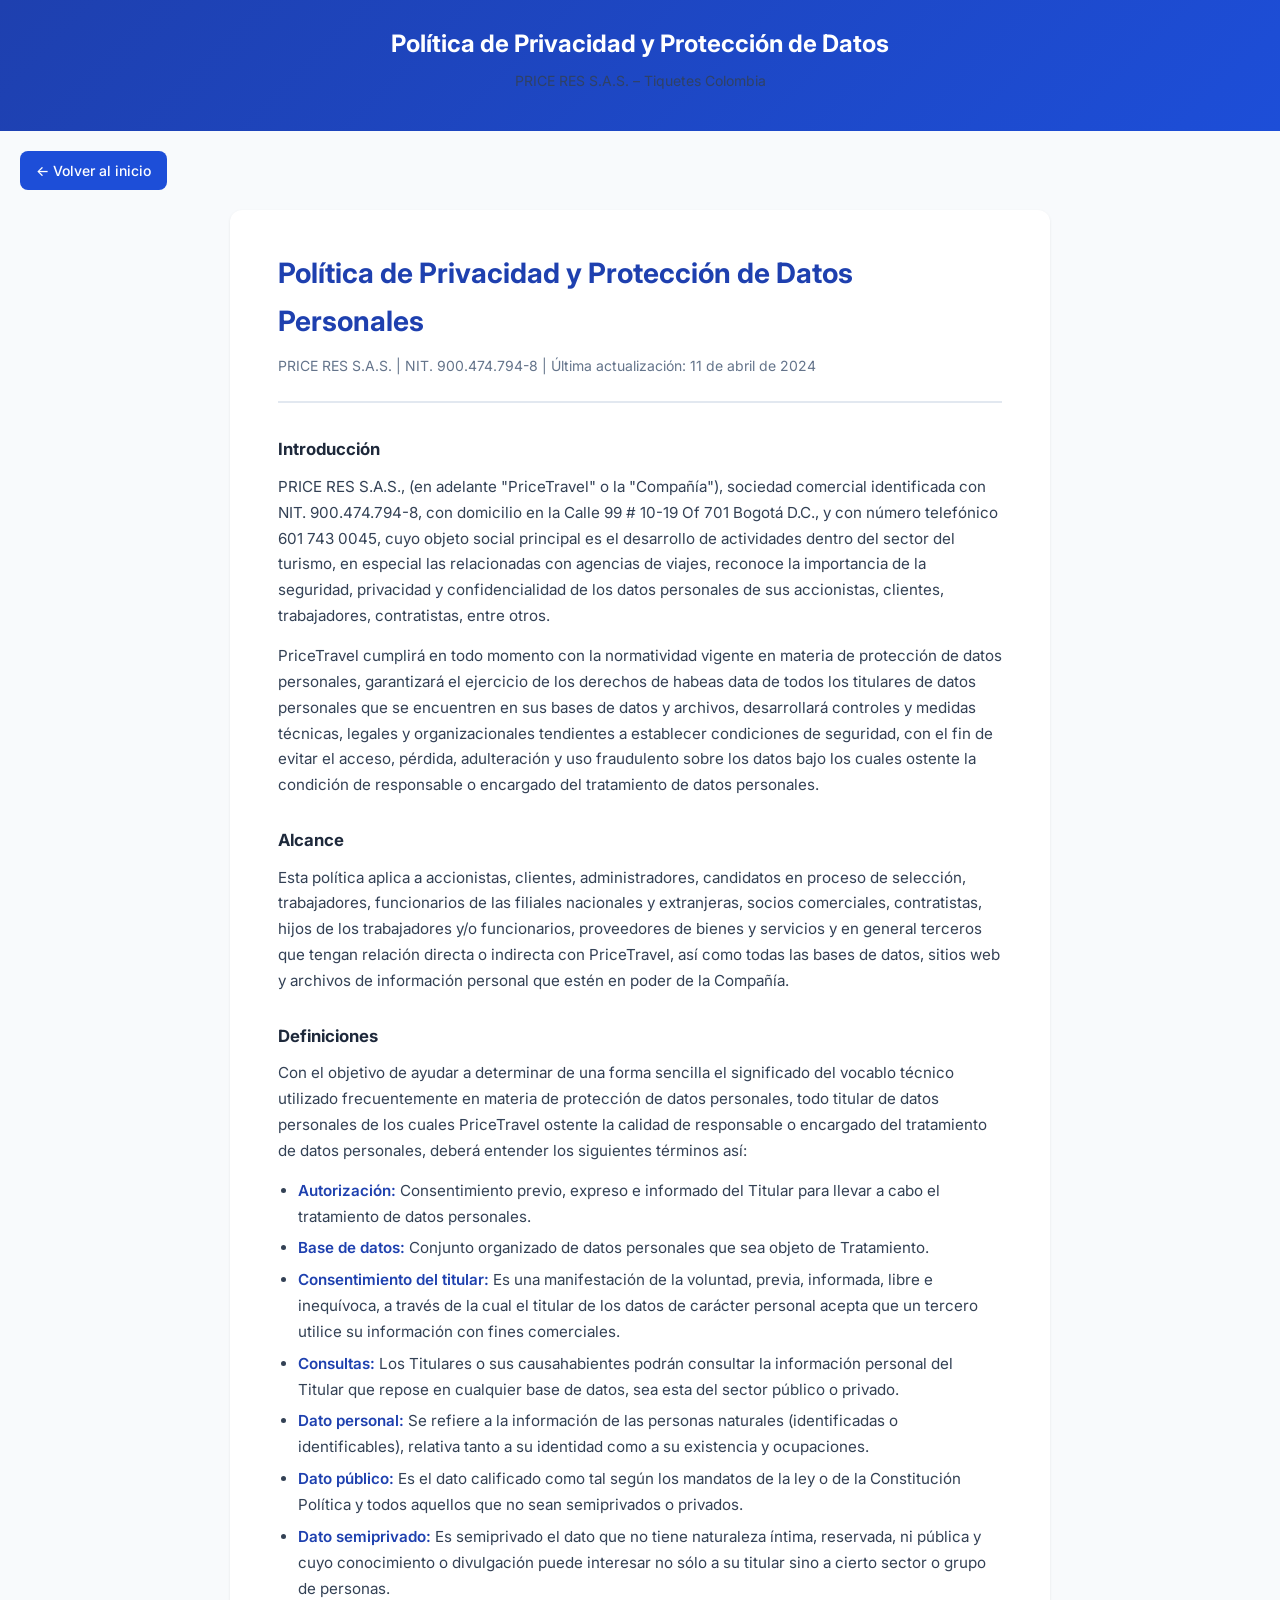
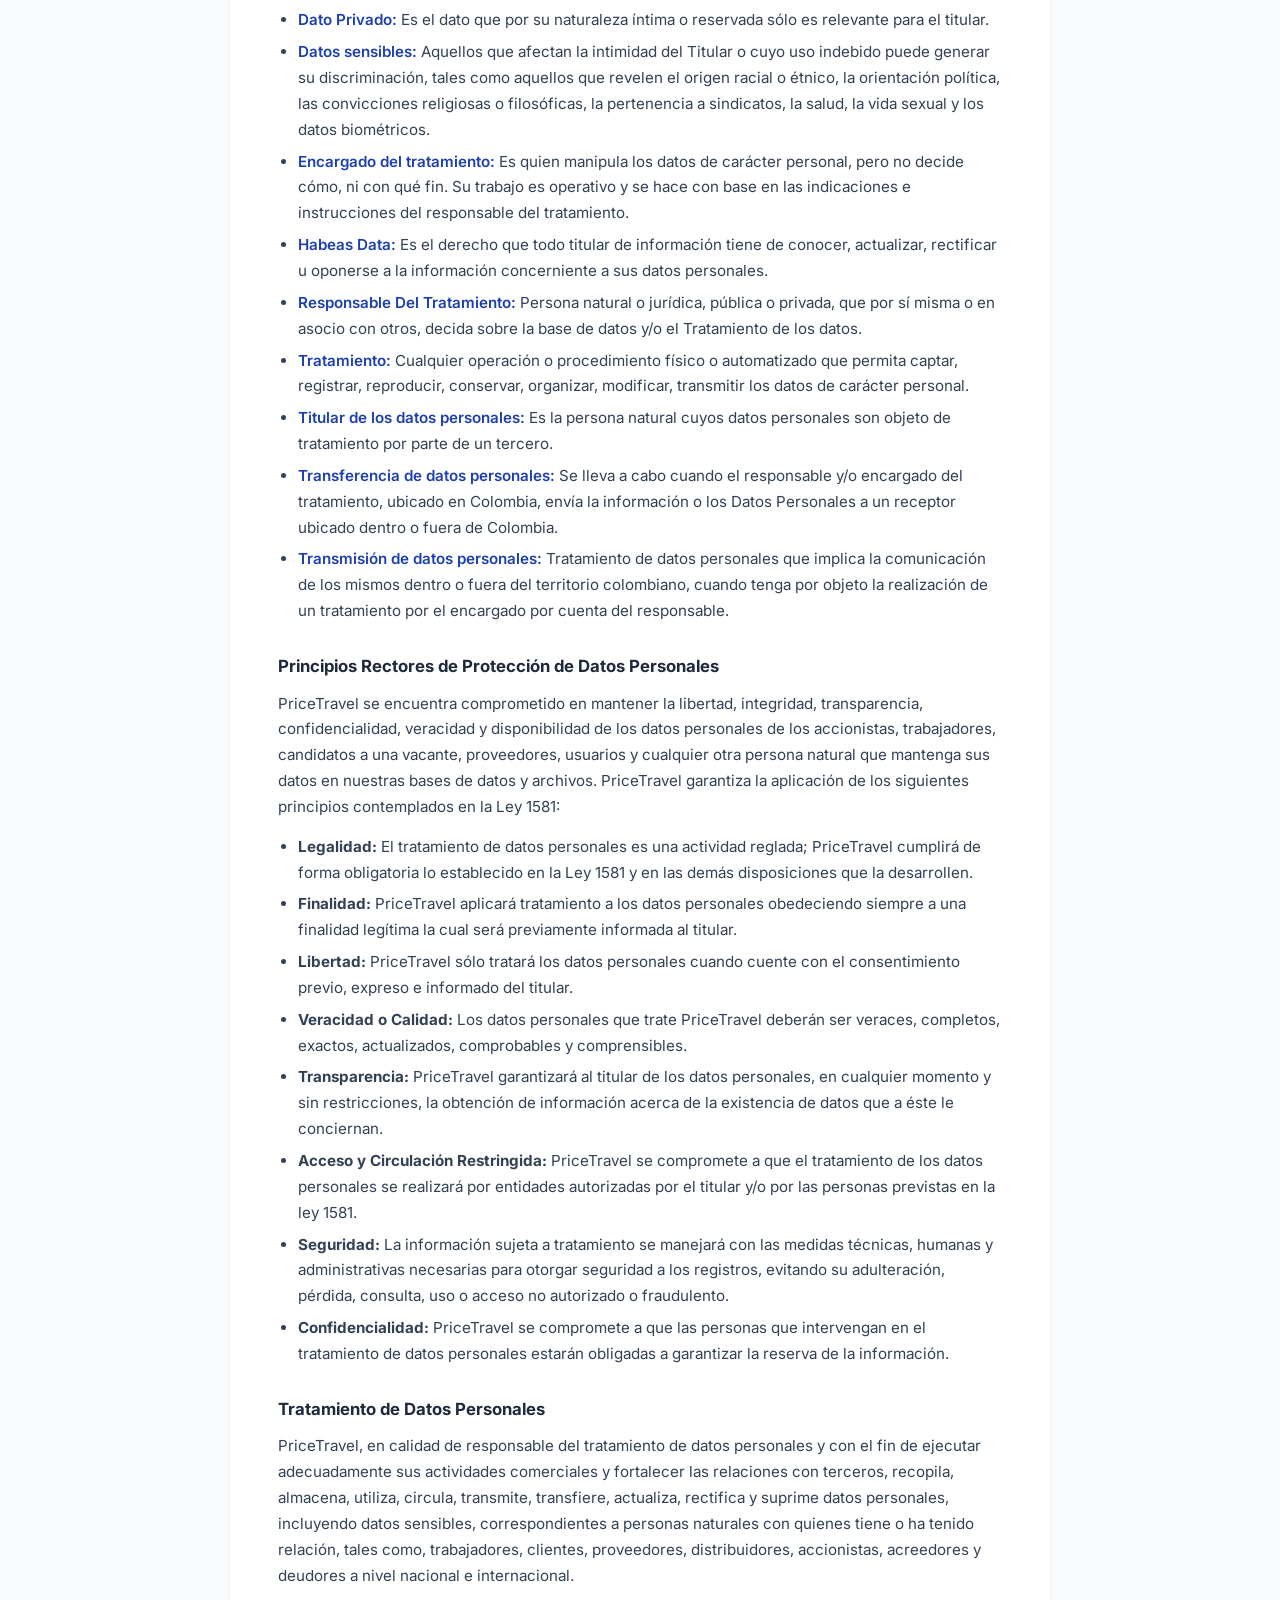
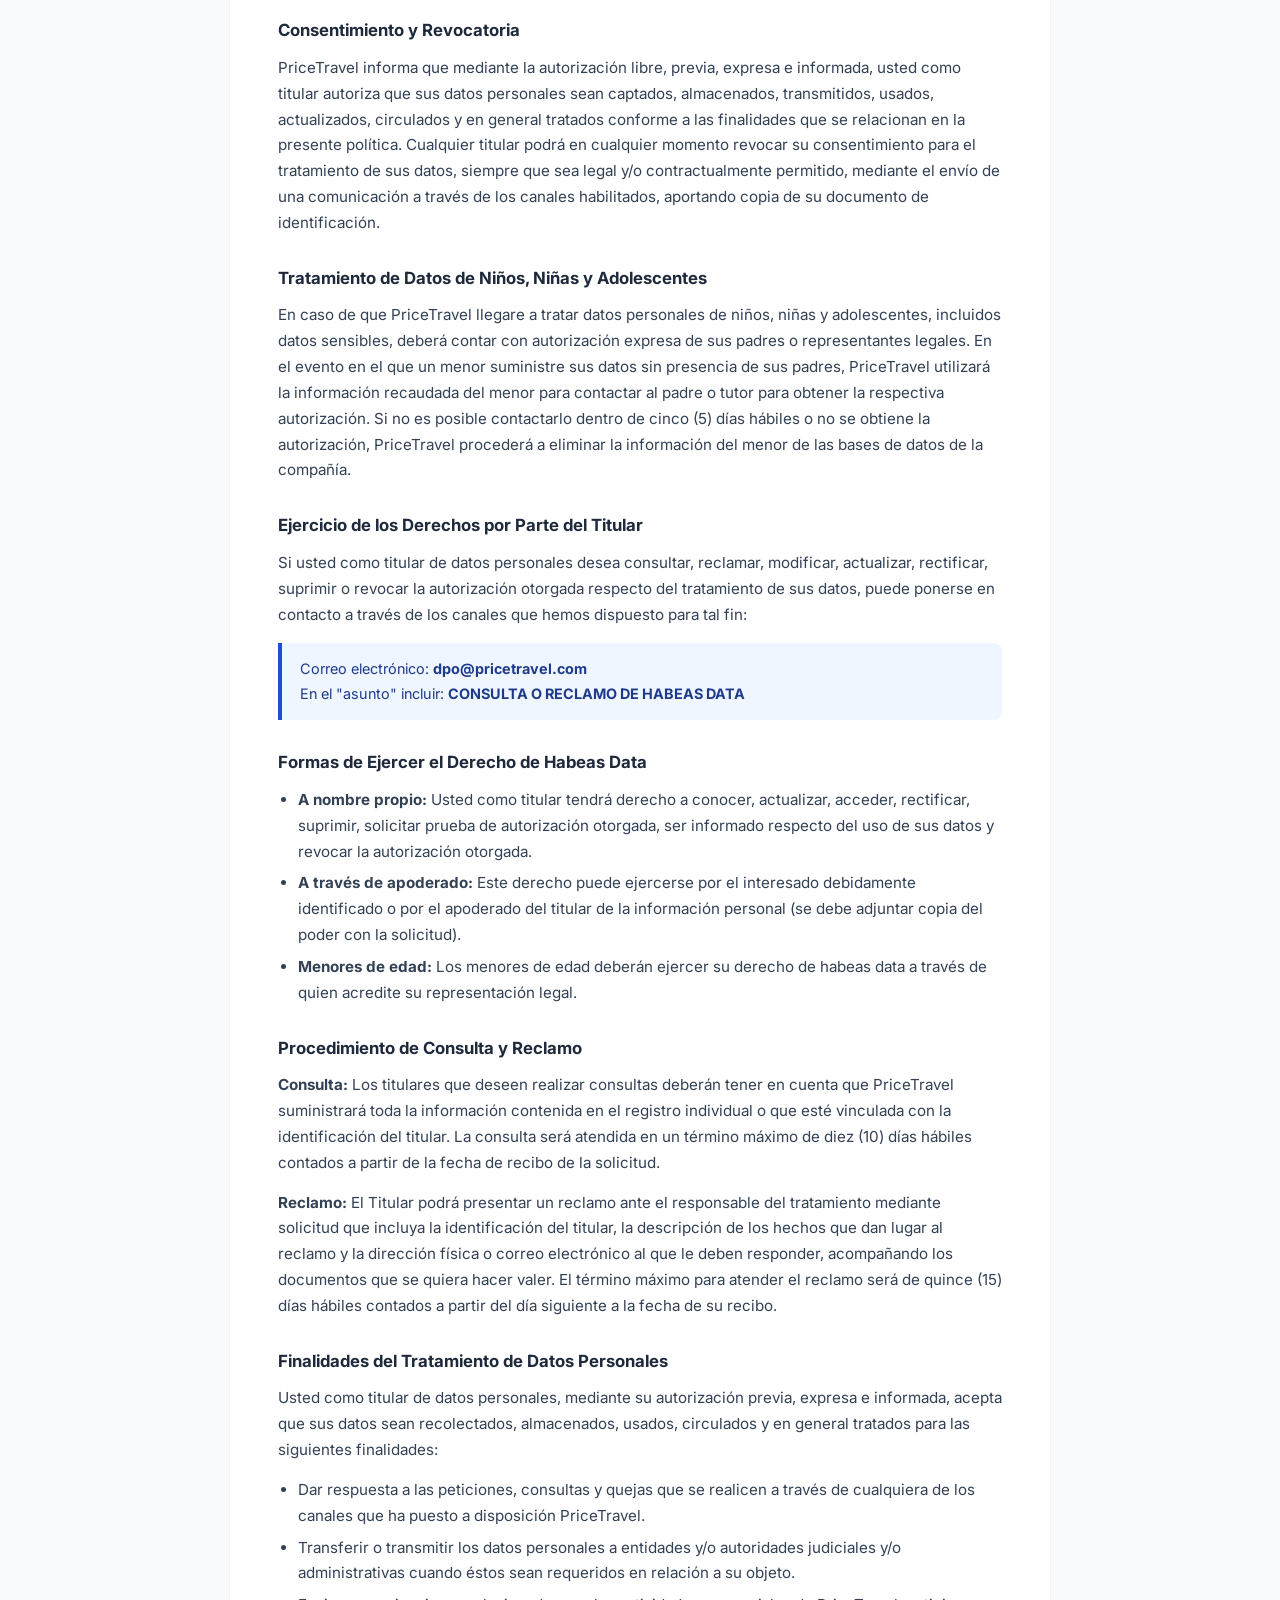
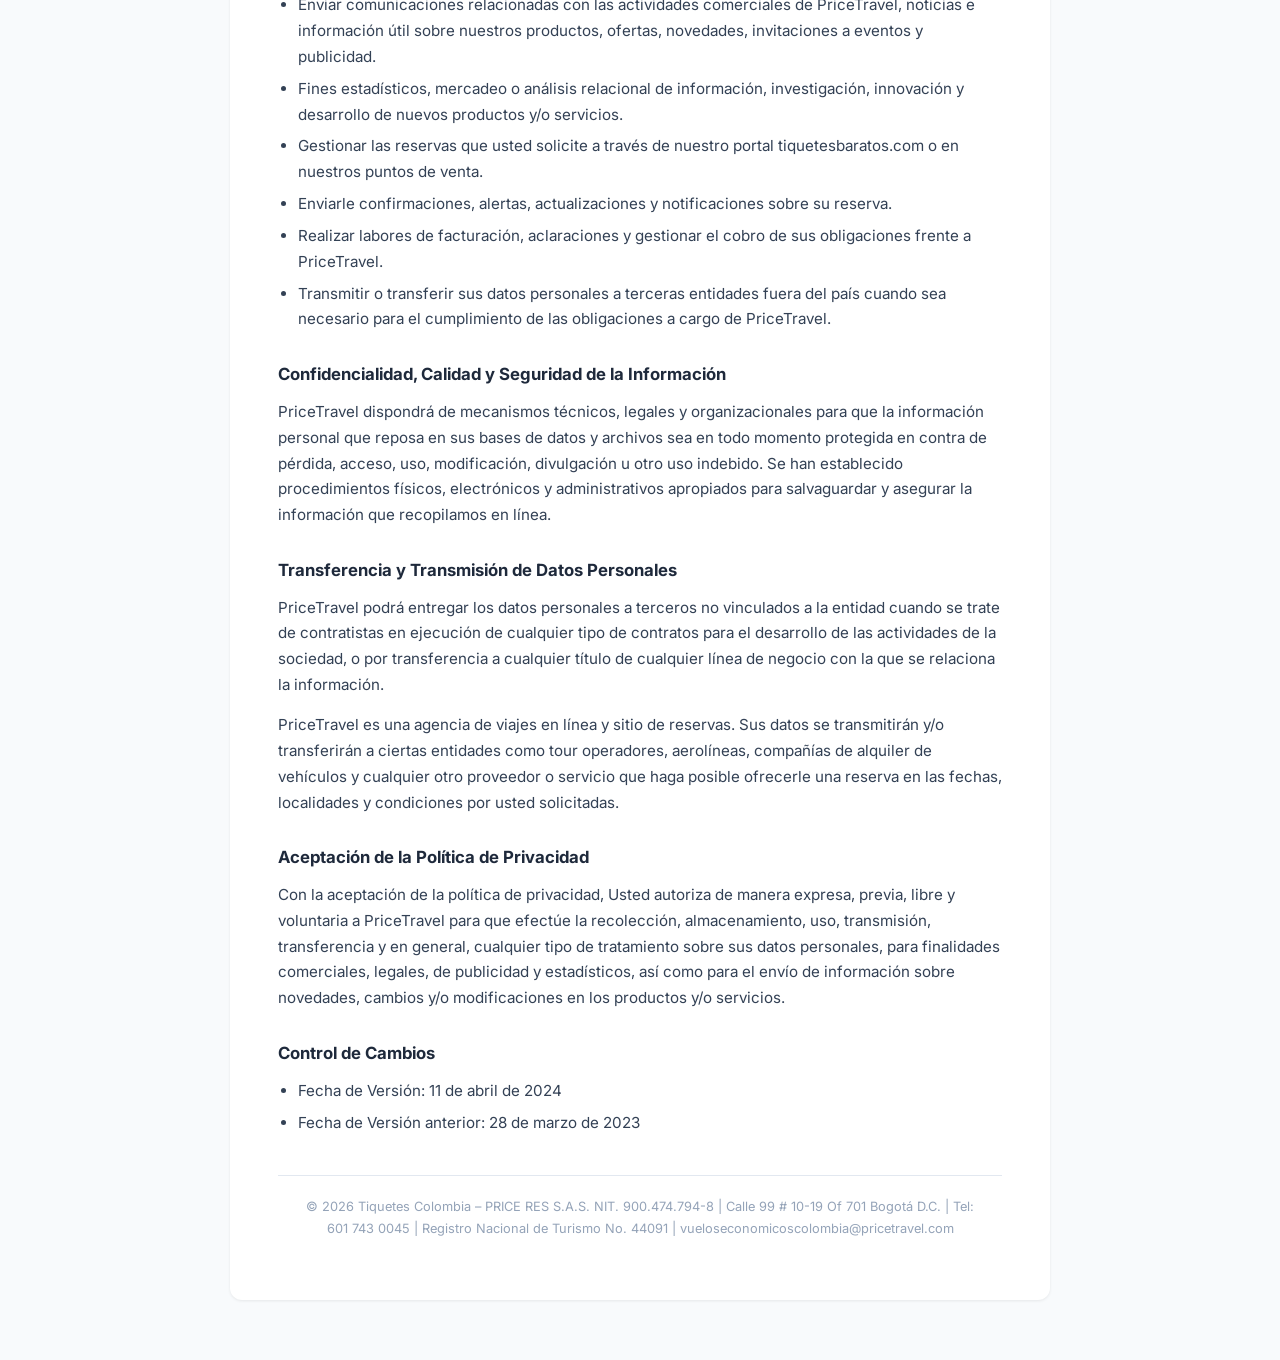
<file: politica-privacidad.html>
<!DOCTYPE html>
<html lang="es">
<head>
  <meta charset="UTF-8" />
  <meta name="viewport" content="width=device-width, initial-scale=1.0" />
  <title>Política de Privacidad – PRICE RES S.A.S.</title>
  <link rel="icon" type="image/svg+xml" href="/favicon.svg" />
  <link rel="preconnect" href="https://fonts.googleapis.com">
  <link rel="preconnect" href="https://fonts.gstatic.com" crossorigin>
  <link href="https://fonts.googleapis.com/css2?family=Inter:wght@400;500;600;700&display=swap" rel="stylesheet">
  <style>
    *, *::before, *::after { box-sizing: border-box; margin: 0; padding: 0; }
    body { font-family: 'Inter', sans-serif; background: #f8fafc; color: #1e293b; line-height: 1.7; }
    header {
      background: linear-gradient(135deg, #1e40af 0%, #1d4ed8 100%);
      color: white;
      padding: 24px 20px;
      text-align: center;
    }
    header h1 { font-size: 1.5rem; font-weight: 700; margin-bottom: 4px; }
    header p { font-size: 0.875rem; opacity: 0.85; }
    .back-btn {
      display: inline-flex;
      align-items: center;
      gap: 6px;
      margin: 20px;
      padding: 8px 16px;
      background: #1d4ed8;
      color: white;
      text-decoration: none;
      border-radius: 8px;
      font-size: 0.875rem;
      font-weight: 500;
      transition: background 0.2s;
    }
    .back-btn:hover { background: #1e40af; }
    .container {
      max-width: 860px;
      margin: 0 auto;
      padding: 0 20px 60px;
    }
    .card {
      background: white;
      border-radius: 12px;
      padding: 40px 48px;
      box-shadow: 0 1px 3px rgba(0,0,0,0.08);
    }
    h2 {
      font-size: 1.75rem;
      font-weight: 700;
      color: #1e40af;
      margin-bottom: 8px;
    }
    .subtitle {
      font-size: 0.875rem;
      color: #64748b;
      margin-bottom: 32px;
      padding-bottom: 24px;
      border-bottom: 2px solid #e2e8f0;
    }
    h3 {
      font-size: 1.05rem;
      font-weight: 700;
      color: #1e293b;
      margin-top: 28px;
      margin-bottom: 10px;
    }
    p { margin-bottom: 14px; font-size: 0.95rem; color: #334155; }
    ul { margin: 10px 0 14px 20px; }
    ul li { margin-bottom: 6px; font-size: 0.95rem; color: #334155; }
    .definition-term { font-weight: 600; color: #1e40af; }
    .highlight-box {
      background: #eff6ff;
      border-left: 4px solid #1d4ed8;
      border-radius: 0 8px 8px 0;
      padding: 14px 18px;
      margin: 16px 0;
      font-size: 0.9rem;
      color: #1e3a8a;
    }
    footer-bar {
      display: block;
      text-align: center;
      padding: 20px;
      font-size: 0.8rem;
      color: #94a3b8;
      border-top: 1px solid #e2e8f0;
      margin-top: 40px;
    }
    @media (max-width: 640px) {
      .card { padding: 24px 20px; }
      h2 { font-size: 1.4rem; }
    }
  </style>
</head>
<body>

<header>
  <h1>Política de Privacidad y Protección de Datos</h1>
  <p>PRICE RES S.A.S. – Tiquetes Colombia</p>
</header>

<a href="/" class="back-btn">&#8592; Volver al inicio</a>

<div class="container">
  <div class="card">
    <h2>Política de Privacidad y Protección de Datos Personales</h2>
    <p class="subtitle">PRICE RES S.A.S. | NIT. 900.474.794-8 | Última actualización: 11 de abril de 2024</p>

    <h3>Introducción</h3>
    <p>PRICE RES S.A.S., (en adelante "PriceTravel" o la "Compañía"), sociedad comercial identificada con NIT. 900.474.794-8, con domicilio en la Calle 99 # 10-19 Of 701 Bogotá D.C., y con número telefónico 601 743 0045, cuyo objeto social principal es el desarrollo de actividades dentro del sector del turismo, en especial las relacionadas con agencias de viajes, reconoce la importancia de la seguridad, privacidad y confidencialidad de los datos personales de sus accionistas, clientes, trabajadores, contratistas, entre otros.</p>
    <p>PriceTravel cumplirá en todo momento con la normatividad vigente en materia de protección de datos personales, garantizará el ejercicio de los derechos de habeas data de todos los titulares de datos personales que se encuentren en sus bases de datos y archivos, desarrollará controles y medidas técnicas, legales y organizacionales tendientes a establecer condiciones de seguridad, con el fin de evitar el acceso, pérdida, adulteración y uso fraudulento sobre los datos bajo los cuales ostente la condición de responsable o encargado del tratamiento de datos personales.</p>

    <h3>Alcance</h3>
    <p>Esta política aplica a accionistas, clientes, administradores, candidatos en proceso de selección, trabajadores, funcionarios de las filiales nacionales y extranjeras, socios comerciales, contratistas, hijos de los trabajadores y/o funcionarios, proveedores de bienes y servicios y en general terceros que tengan relación directa o indirecta con PriceTravel, así como todas las bases de datos, sitios web y archivos de información personal que estén en poder de la Compañía.</p>

    <h3>Definiciones</h3>
    <p>Con el objetivo de ayudar a determinar de una forma sencilla el significado del vocablo técnico utilizado frecuentemente en materia de protección de datos personales, todo titular de datos personales de los cuales PriceTravel ostente la calidad de responsable o encargado del tratamiento de datos personales, deberá entender los siguientes términos así:</p>
    <ul>
      <li><span class="definition-term">Autorización:</span> Consentimiento previo, expreso e informado del Titular para llevar a cabo el tratamiento de datos personales.</li>
      <li><span class="definition-term">Base de datos:</span> Conjunto organizado de datos personales que sea objeto de Tratamiento.</li>
      <li><span class="definition-term">Consentimiento del titular:</span> Es una manifestación de la voluntad, previa, informada, libre e inequívoca, a través de la cual el titular de los datos de carácter personal acepta que un tercero utilice su información con fines comerciales.</li>
      <li><span class="definition-term">Consultas:</span> Los Titulares o sus causahabientes podrán consultar la información personal del Titular que repose en cualquier base de datos, sea esta del sector público o privado.</li>
      <li><span class="definition-term">Dato personal:</span> Se refiere a la información de las personas naturales (identificadas o identificables), relativa tanto a su identidad como a su existencia y ocupaciones.</li>
      <li><span class="definition-term">Dato público:</span> Es el dato calificado como tal según los mandatos de la ley o de la Constitución Política y todos aquellos que no sean semiprivados o privados.</li>
      <li><span class="definition-term">Dato semiprivado:</span> Es semiprivado el dato que no tiene naturaleza íntima, reservada, ni pública y cuyo conocimiento o divulgación puede interesar no sólo a su titular sino a cierto sector o grupo de personas.</li>
      <li><span class="definition-term">Dato Privado:</span> Es el dato que por su naturaleza íntima o reservada sólo es relevante para el titular.</li>
      <li><span class="definition-term">Datos sensibles:</span> Aquellos que afectan la intimidad del Titular o cuyo uso indebido puede generar su discriminación, tales como aquellos que revelen el origen racial o étnico, la orientación política, las convicciones religiosas o filosóficas, la pertenencia a sindicatos, la salud, la vida sexual y los datos biométricos.</li>
      <li><span class="definition-term">Encargado del tratamiento:</span> Es quien manipula los datos de carácter personal, pero no decide cómo, ni con qué fin. Su trabajo es operativo y se hace con base en las indicaciones e instrucciones del responsable del tratamiento.</li>
      <li><span class="definition-term">Habeas Data:</span> Es el derecho que todo titular de información tiene de conocer, actualizar, rectificar u oponerse a la información concerniente a sus datos personales.</li>
      <li><span class="definition-term">Responsable Del Tratamiento:</span> Persona natural o jurídica, pública o privada, que por sí misma o en asocio con otros, decida sobre la base de datos y/o el Tratamiento de los datos.</li>
      <li><span class="definition-term">Tratamiento:</span> Cualquier operación o procedimiento físico o automatizado que permita captar, registrar, reproducir, conservar, organizar, modificar, transmitir los datos de carácter personal.</li>
      <li><span class="definition-term">Titular de los datos personales:</span> Es la persona natural cuyos datos personales son objeto de tratamiento por parte de un tercero.</li>
      <li><span class="definition-term">Transferencia de datos personales:</span> Se lleva a cabo cuando el responsable y/o encargado del tratamiento, ubicado en Colombia, envía la información o los Datos Personales a un receptor ubicado dentro o fuera de Colombia.</li>
      <li><span class="definition-term">Transmisión de datos personales:</span> Tratamiento de datos personales que implica la comunicación de los mismos dentro o fuera del territorio colombiano, cuando tenga por objeto la realización de un tratamiento por el encargado por cuenta del responsable.</li>
    </ul>

    <h3>Principios Rectores de Protección de Datos Personales</h3>
    <p>PriceTravel se encuentra comprometido en mantener la libertad, integridad, transparencia, confidencialidad, veracidad y disponibilidad de los datos personales de los accionistas, trabajadores, candidatos a una vacante, proveedores, usuarios y cualquier otra persona natural que mantenga sus datos en nuestras bases de datos y archivos. PriceTravel garantiza la aplicación de los siguientes principios contemplados en la Ley 1581:</p>
    <ul>
      <li><strong>Legalidad:</strong> El tratamiento de datos personales es una actividad reglada; PriceTravel cumplirá de forma obligatoria lo establecido en la Ley 1581 y en las demás disposiciones que la desarrollen.</li>
      <li><strong>Finalidad:</strong> PriceTravel aplicará tratamiento a los datos personales obedeciendo siempre a una finalidad legítima la cual será previamente informada al titular.</li>
      <li><strong>Libertad:</strong> PriceTravel sólo tratará los datos personales cuando cuente con el consentimiento previo, expreso e informado del titular.</li>
      <li><strong>Veracidad o Calidad:</strong> Los datos personales que trate PriceTravel deberán ser veraces, completos, exactos, actualizados, comprobables y comprensibles.</li>
      <li><strong>Transparencia:</strong> PriceTravel garantizará al titular de los datos personales, en cualquier momento y sin restricciones, la obtención de información acerca de la existencia de datos que a éste le conciernan.</li>
      <li><strong>Acceso y Circulación Restringida:</strong> PriceTravel se compromete a que el tratamiento de los datos personales se realizará por entidades autorizadas por el titular y/o por las personas previstas en la ley 1581.</li>
      <li><strong>Seguridad:</strong> La información sujeta a tratamiento se manejará con las medidas técnicas, humanas y administrativas necesarias para otorgar seguridad a los registros, evitando su adulteración, pérdida, consulta, uso o acceso no autorizado o fraudulento.</li>
      <li><strong>Confidencialidad:</strong> PriceTravel se compromete a que las personas que intervengan en el tratamiento de datos personales estarán obligadas a garantizar la reserva de la información.</li>
    </ul>

    <h3>Tratamiento de Datos Personales</h3>
    <p>PriceTravel, en calidad de responsable del tratamiento de datos personales y con el fin de ejecutar adecuadamente sus actividades comerciales y fortalecer las relaciones con terceros, recopila, almacena, utiliza, circula, transmite, transfiere, actualiza, rectifica y suprime datos personales, incluyendo datos sensibles, correspondientes a personas naturales con quienes tiene o ha tenido relación, tales como, trabajadores, clientes, proveedores, distribuidores, accionistas, acreedores y deudores a nivel nacional e internacional.</p>

    <h3>Consentimiento y Revocatoria</h3>
    <p>PriceTravel informa que mediante la autorización libre, previa, expresa e informada, usted como titular autoriza que sus datos personales sean captados, almacenados, transmitidos, usados, actualizados, circulados y en general tratados conforme a las finalidades que se relacionan en la presente política. Cualquier titular podrá en cualquier momento revocar su consentimiento para el tratamiento de sus datos, siempre que sea legal y/o contractualmente permitido, mediante el envío de una comunicación a través de los canales habilitados, aportando copia de su documento de identificación.</p>

    <h3>Tratamiento de Datos de Niños, Niñas y Adolescentes</h3>
    <p>En caso de que PriceTravel llegare a tratar datos personales de niños, niñas y adolescentes, incluidos datos sensibles, deberá contar con autorización expresa de sus padres o representantes legales. En el evento en el que un menor suministre sus datos sin presencia de sus padres, PriceTravel utilizará la información recaudada del menor para contactar al padre o tutor para obtener la respectiva autorización. Si no es posible contactarlo dentro de cinco (5) días hábiles o no se obtiene la autorización, PriceTravel procederá a eliminar la información del menor de las bases de datos de la compañía.</p>

    <h3>Ejercicio de los Derechos por Parte del Titular</h3>
    <p>Si usted como titular de datos personales desea consultar, reclamar, modificar, actualizar, rectificar, suprimir o revocar la autorización otorgada respecto del tratamiento de sus datos, puede ponerse en contacto a través de los canales que hemos dispuesto para tal fin:</p>
    <div class="highlight-box">
      Correo electrónico: <strong>dpo@pricetravel.com</strong><br>
      En el "asunto" incluir: <strong>CONSULTA O RECLAMO DE HABEAS DATA</strong>
    </div>

    <h3>Formas de Ejercer el Derecho de Habeas Data</h3>
    <ul>
      <li><strong>A nombre propio:</strong> Usted como titular tendrá derecho a conocer, actualizar, acceder, rectificar, suprimir, solicitar prueba de autorización otorgada, ser informado respecto del uso de sus datos y revocar la autorización otorgada.</li>
      <li><strong>A través de apoderado:</strong> Este derecho puede ejercerse por el interesado debidamente identificado o por el apoderado del titular de la información personal (se debe adjuntar copia del poder con la solicitud).</li>
      <li><strong>Menores de edad:</strong> Los menores de edad deberán ejercer su derecho de habeas data a través de quien acredite su representación legal.</li>
    </ul>

    <h3>Procedimiento de Consulta y Reclamo</h3>
    <p><strong>Consulta:</strong> Los titulares que deseen realizar consultas deberán tener en cuenta que PriceTravel suministrará toda la información contenida en el registro individual o que esté vinculada con la identificación del titular. La consulta será atendida en un término máximo de diez (10) días hábiles contados a partir de la fecha de recibo de la solicitud.</p>
    <p><strong>Reclamo:</strong> El Titular podrá presentar un reclamo ante el responsable del tratamiento mediante solicitud que incluya la identificación del titular, la descripción de los hechos que dan lugar al reclamo y la dirección física o correo electrónico al que le deben responder, acompañando los documentos que se quiera hacer valer. El término máximo para atender el reclamo será de quince (15) días hábiles contados a partir del día siguiente a la fecha de su recibo.</p>

    <h3>Finalidades del Tratamiento de Datos Personales</h3>
    <p>Usted como titular de datos personales, mediante su autorización previa, expresa e informada, acepta que sus datos sean recolectados, almacenados, usados, circulados y en general tratados para las siguientes finalidades:</p>
    <ul>
      <li>Dar respuesta a las peticiones, consultas y quejas que se realicen a través de cualquiera de los canales que ha puesto a disposición PriceTravel.</li>
      <li>Transferir o transmitir los datos personales a entidades y/o autoridades judiciales y/o administrativas cuando éstos sean requeridos en relación a su objeto.</li>
      <li>Enviar comunicaciones relacionadas con las actividades comerciales de PriceTravel, noticias e información útil sobre nuestros productos, ofertas, novedades, invitaciones a eventos y publicidad.</li>
      <li>Fines estadísticos, mercadeo o análisis relacional de información, investigación, innovación y desarrollo de nuevos productos y/o servicios.</li>
      <li>Gestionar las reservas que usted solicite a través de nuestro portal tiquetesbaratos.com o en nuestros puntos de venta.</li>
      <li>Enviarle confirmaciones, alertas, actualizaciones y notificaciones sobre su reserva.</li>
      <li>Realizar labores de facturación, aclaraciones y gestionar el cobro de sus obligaciones frente a PriceTravel.</li>
      <li>Transmitir o transferir sus datos personales a terceras entidades fuera del país cuando sea necesario para el cumplimiento de las obligaciones a cargo de PriceTravel.</li>
    </ul>

    <h3>Confidencialidad, Calidad y Seguridad de la Información</h3>
    <p>PriceTravel dispondrá de mecanismos técnicos, legales y organizacionales para que la información personal que reposa en sus bases de datos y archivos sea en todo momento protegida en contra de pérdida, acceso, uso, modificación, divulgación u otro uso indebido. Se han establecido procedimientos físicos, electrónicos y administrativos apropiados para salvaguardar y asegurar la información que recopilamos en línea.</p>

    <h3>Transferencia y Transmisión de Datos Personales</h3>
    <p>PriceTravel podrá entregar los datos personales a terceros no vinculados a la entidad cuando se trate de contratistas en ejecución de cualquier tipo de contratos para el desarrollo de las actividades de la sociedad, o por transferencia a cualquier título de cualquier línea de negocio con la que se relaciona la información.</p>
    <p>PriceTravel es una agencia de viajes en línea y sitio de reservas. Sus datos se transmitirán y/o transferirán a ciertas entidades como tour operadores, aerolíneas, compañías de alquiler de vehículos y cualquier otro proveedor o servicio que haga posible ofrecerle una reserva en las fechas, localidades y condiciones por usted solicitadas.</p>

    <h3>Aceptación de la Política de Privacidad</h3>
    <p>Con la aceptación de la política de privacidad, Usted autoriza de manera expresa, previa, libre y voluntaria a PriceTravel para que efectúe la recolección, almacenamiento, uso, transmisión, transferencia y en general, cualquier tipo de tratamiento sobre sus datos personales, para finalidades comerciales, legales, de publicidad y estadísticos, así como para el envío de información sobre novedades, cambios y/o modificaciones en los productos y/o servicios.</p>

    <h3>Control de Cambios</h3>
    <ul>
      <li>Fecha de Versión: 11 de abril de 2024</li>
      <li>Fecha de Versión anterior: 28 de marzo de 2023</li>
    </ul>

    <footer-bar>
      © 2026 Tiquetes Colombia – PRICE RES S.A.S. NIT. 900.474.794-8 | Calle 99 # 10-19 Of 701 Bogotá D.C. | Tel: 601 743 0045 | Registro Nacional de Turismo No. 44091 | vueloseconomicoscolombia@pricetravel.com
    </footer-bar>
  </div>
</div>

</body>
</html>
</file>
